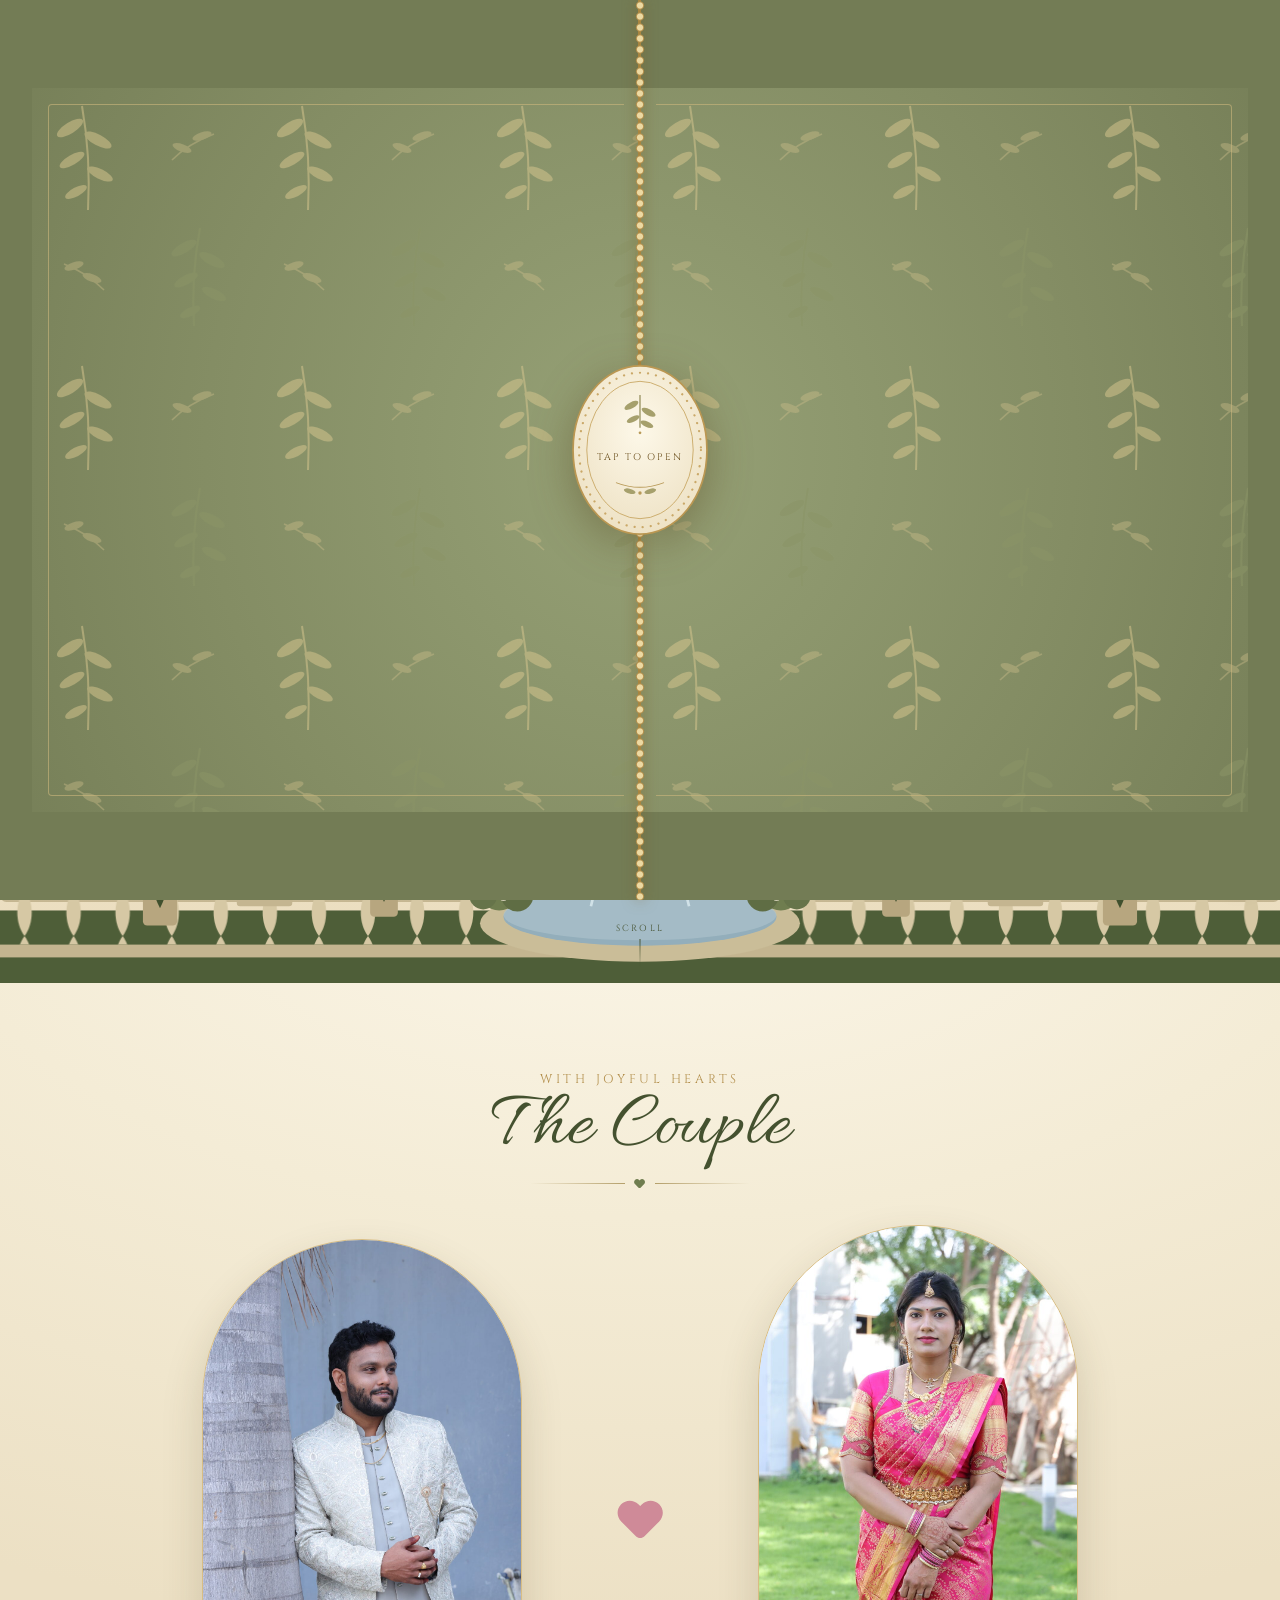
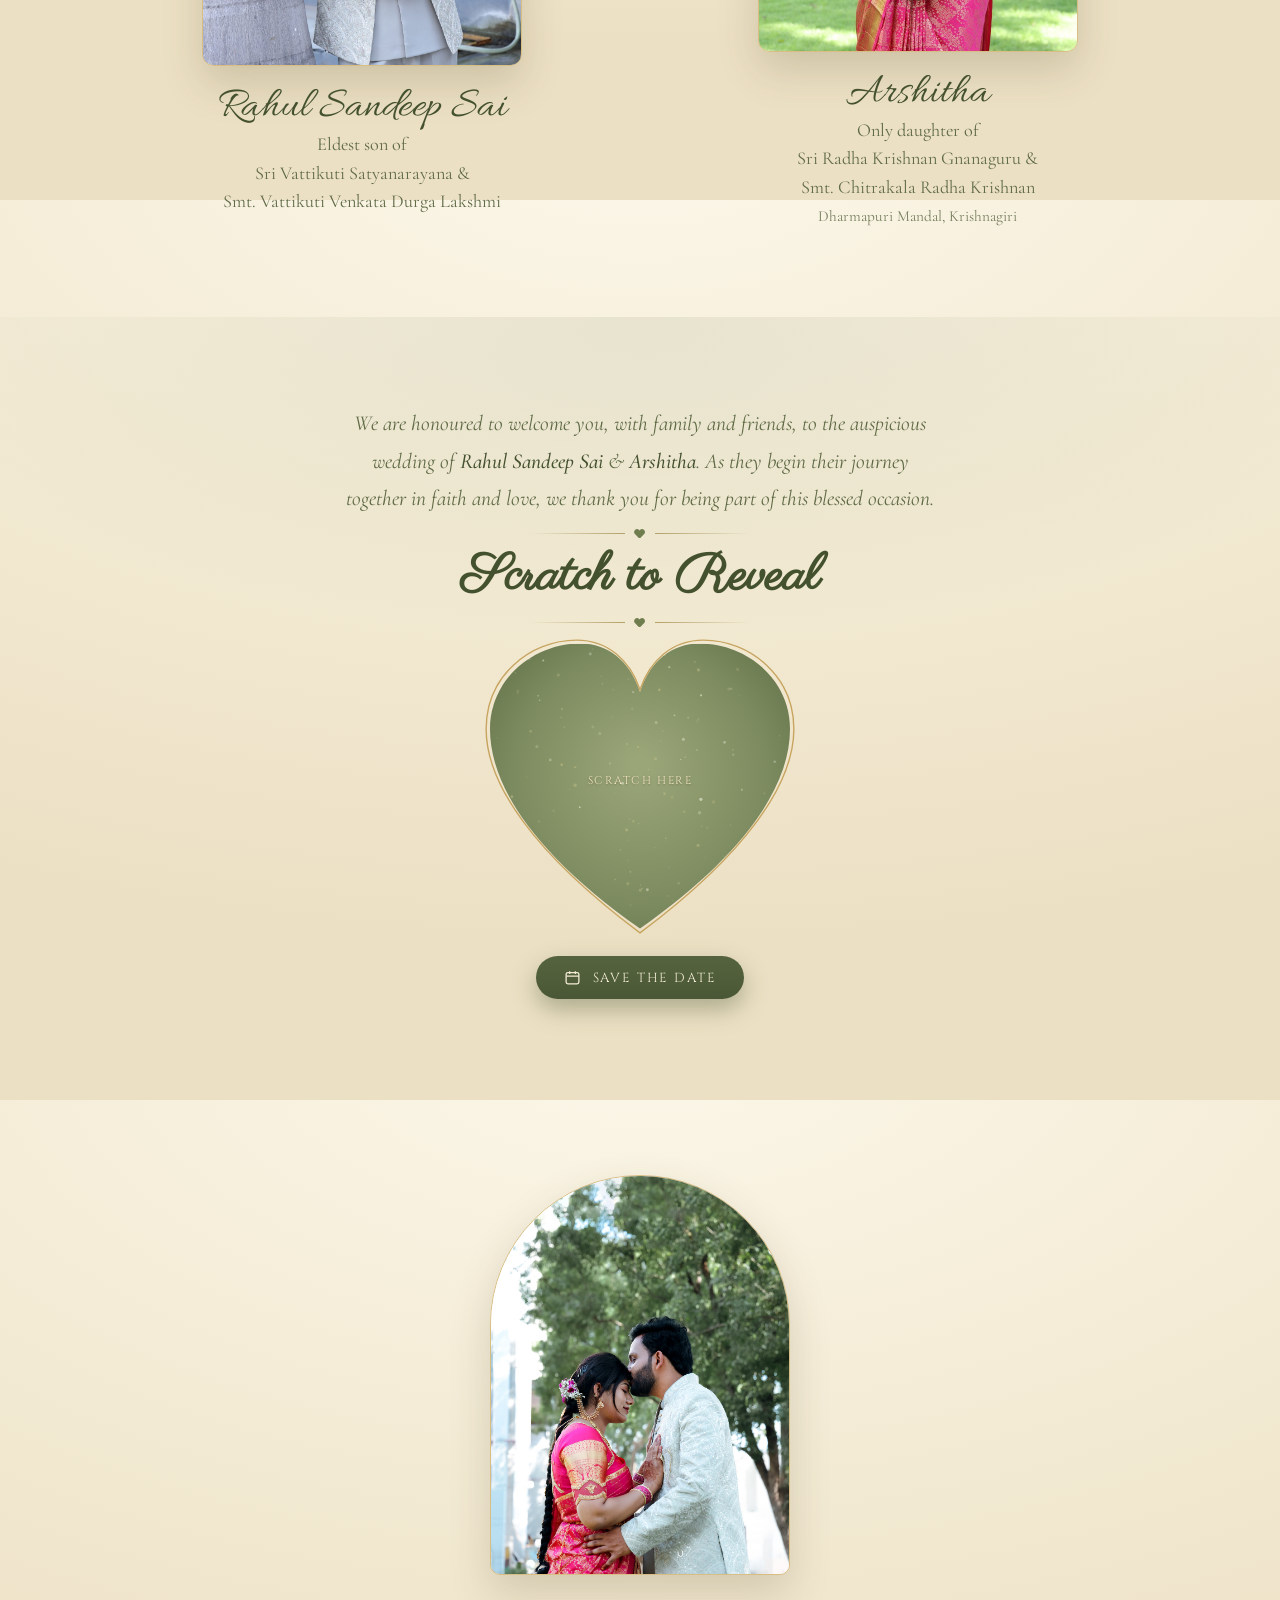
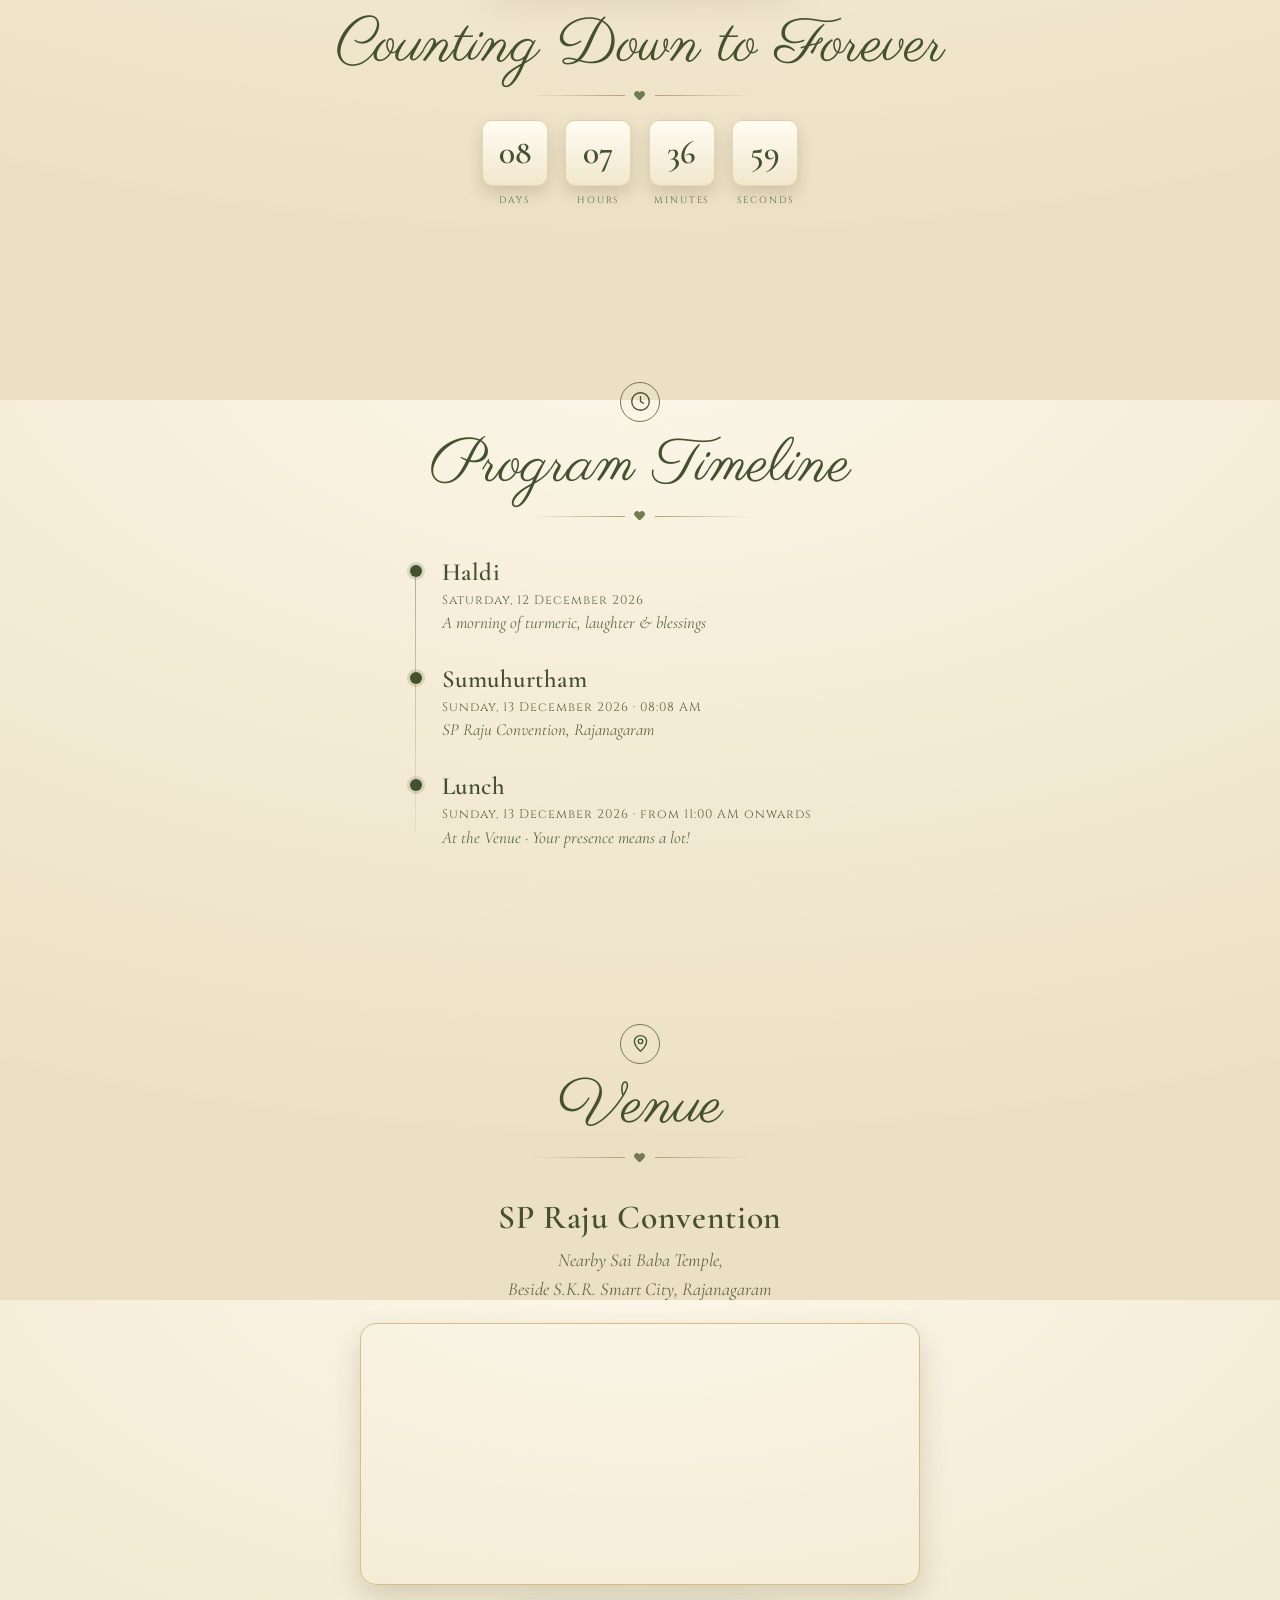
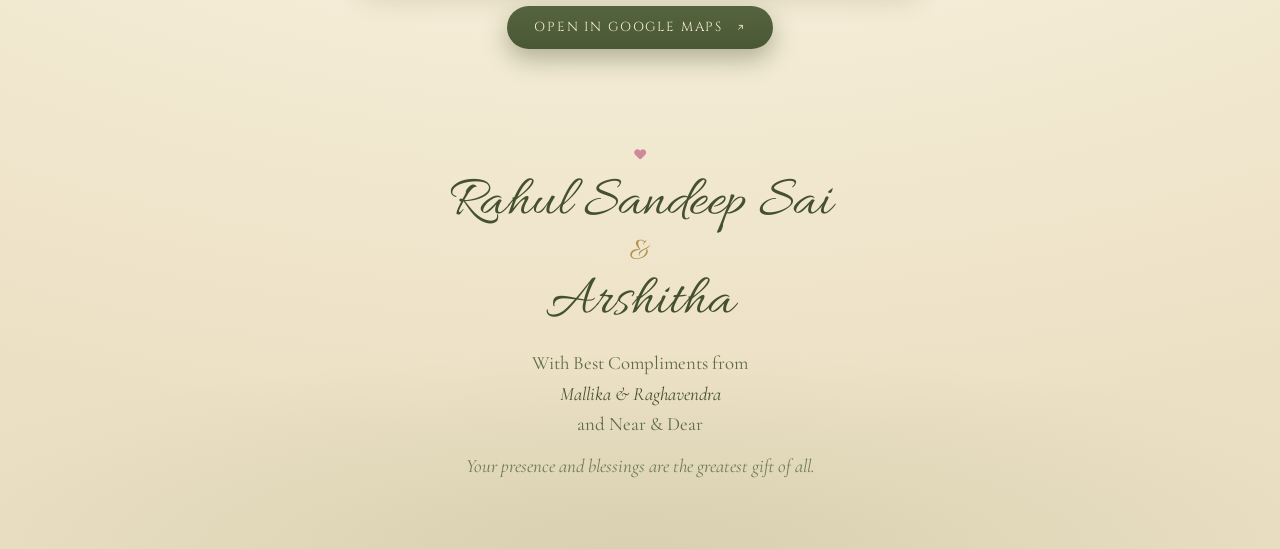
<file: index.html>
<!DOCTYPE html>
<html lang="en">
<head>
<meta charset="UTF-8" />
<meta name="viewport" content="width=device-width, initial-scale=1.0, maximum-scale=5.0" />
<title>Rahul Sandeep Sai &amp; Arshitha — Wedding Invitation</title>
<meta name="description" content="With love and blessings, we invite you to the wedding of Rahul Sandeep Sai & Arshitha — 13 December 2026, Rajanagaram." />
<link rel="preconnect" href="https://fonts.googleapis.com" />
<link rel="preconnect" href="https://fonts.gstatic.com" crossorigin />
<link href="https://fonts.googleapis.com/css2?family=Allura&family=Cormorant+Garamond:ital,wght@0,400;0,500;0,600;1,400;1,500&family=Parisienne&family=Cinzel:wght@400;500;600&display=swap" rel="stylesheet" />
<link rel="stylesheet" href="styles.css" />
</head>
<body class="locked">

<div class="petals" id="petals" aria-hidden="true"></div>

<!-- Background music (starts when the invitation is opened) -->
<audio id="bgAudio" loop preload="auto" src="audio/music.mp3"></audio>
<button class="music-btn" id="musicBtn" aria-label="Play music" title="Play / pause music">
  <span class="music-icon"><span></span><span></span><span></span><span></span></span>
</button>

<!-- reusable SVG icons + heart clip for the scratch card -->
<svg width="0" height="0" style="position:absolute" aria-hidden="true">
  <defs>
    <clipPath id="heartClip" clipPathUnits="objectBoundingBox">
      <path d="M0.5,1 C0.15,0.74 0,0.5 0,0.3 C0,0.12 0.15,0 0.3,0 C0.4,0 0.47,0.07 0.5,0.17 C0.53,0.07 0.6,0 0.7,0 C0.85,0 1,0.12 1,0.3 C1,0.5 0.85,0.74 0.5,1 Z"/>
    </clipPath>
    <symbol id="ico-heart" viewBox="0 0 24 24">
      <path fill="currentColor" d="M12 20.3c-.7 0-1.4-.3-1.9-.8L3.6 13C1.5 10.9 1.5 7.5 3.6 5.4 5.7 3.3 9.1 3.3 11.2 5.4l.8.8.8-.8c2.1-2.1 5.5-2.1 7.6 0 2.1 2.1 2.1 5.5 0 7.6l-6.5 6.5c-.5.5-1.2.8-1.9.8Z"/>
    </symbol>
    <symbol id="ico-arrow" viewBox="0 0 24 24">
      <path fill="none" stroke="currentColor" stroke-width="2" stroke-linecap="round" stroke-linejoin="round" d="M8 16 16 8M9.5 7.5H16.5V14.5"/>
    </symbol>
  </defs>
</svg>

<!-- ============ GATEFOLD COVER (sage-green, gold botanicals) ============ -->
<section class="gate" id="gate" role="button" tabindex="0" aria-label="Tap to open the invitation">
  <div class="gate-panel gate-left">
    <div class="seal-half half-l"><div class="seal-inner">
      <svg viewBox="0 0 200 240" class="seal-svg" aria-hidden="true">
        <defs>
          <radialGradient id="sealFillL" cx="50%" cy="38%" r="70%">
            <stop offset="0" stop-color="#fdf8e9"/><stop offset="1" stop-color="#ecdfc0"/>
          </radialGradient>
        </defs>
        <ellipse cx="100" cy="120" rx="78" ry="98" fill="url(#sealFillL)" stroke="#bb9752" stroke-width="2"/>
        <ellipse cx="100" cy="120" rx="71" ry="90" fill="none" stroke="#caa868" stroke-width="2.6"
                 stroke-dasharray="0.1 9.4" stroke-linecap="round"/>
        <ellipse cx="100" cy="120" rx="62" ry="80" fill="none" stroke="#c7a561" stroke-width="1"/>
        <!-- sprig above -->
        <g>
          <path d="M100 56 C100 70 100 82 100 94" stroke="#96905e" stroke-width="1.5" fill="none"/>
          <ellipse cx="90" cy="68" rx="9" ry="3.6" fill="#a6a06c" transform="rotate(-28 90 68)"/>
          <ellipse cx="110" cy="76" rx="9" ry="3.6" fill="#a6a06c" transform="rotate(28 110 76)"/>
          <ellipse cx="92" cy="84" rx="8" ry="3.2" fill="#a6a06c" transform="rotate(-26 92 84)"/>
          <ellipse cx="108" cy="90" rx="8" ry="3.2" fill="#a6a06c" transform="rotate(24 108 90)"/>
        </g>
        <!-- flourish below -->
        <g>
          <path d="M72 158 Q100 169 128 158" stroke="#b99a58" stroke-width="1.2" fill="none"/>
          <ellipse cx="88" cy="168" rx="7" ry="2.8" fill="#a6a06c" transform="rotate(16 88 168)"/>
          <ellipse cx="112" cy="168" rx="7" ry="2.8" fill="#a6a06c" transform="rotate(-16 112 168)"/>
          <circle cx="100" cy="170" r="2" fill="#b99a58"/>
        </g>
        <circle cx="100" cy="100" r="1.6" fill="#b99a58"/>
      </svg>
      <div class="seal-text"><span class="seal-tap">Tap&nbsp;to&nbsp;Open</span></div>
    </div></div>
  </div>
  <div class="gate-panel gate-right">
    <div class="seal-half half-r"><div class="seal-inner">
      <svg viewBox="0 0 200 240" class="seal-svg" aria-hidden="true">
        <defs>
          <radialGradient id="sealFillR" cx="50%" cy="38%" r="70%">
            <stop offset="0" stop-color="#fdf8e9"/><stop offset="1" stop-color="#ecdfc0"/>
          </radialGradient>
        </defs>
        <ellipse cx="100" cy="120" rx="78" ry="98" fill="url(#sealFillR)" stroke="#bb9752" stroke-width="2"/>
        <ellipse cx="100" cy="120" rx="71" ry="90" fill="none" stroke="#caa868" stroke-width="2.6"
                 stroke-dasharray="0.1 9.4" stroke-linecap="round"/>
        <ellipse cx="100" cy="120" rx="62" ry="80" fill="none" stroke="#c7a561" stroke-width="1"/>
        <g>
          <path d="M100 56 C100 70 100 82 100 94" stroke="#96905e" stroke-width="1.5" fill="none"/>
          <ellipse cx="90" cy="68" rx="9" ry="3.6" fill="#a6a06c" transform="rotate(-28 90 68)"/>
          <ellipse cx="110" cy="76" rx="9" ry="3.6" fill="#a6a06c" transform="rotate(28 110 76)"/>
          <ellipse cx="92" cy="84" rx="8" ry="3.2" fill="#a6a06c" transform="rotate(-26 92 84)"/>
          <ellipse cx="108" cy="90" rx="8" ry="3.2" fill="#a6a06c" transform="rotate(24 108 90)"/>
        </g>
        <g>
          <path d="M72 158 Q100 169 128 158" stroke="#b99a58" stroke-width="1.2" fill="none"/>
          <ellipse cx="88" cy="168" rx="7" ry="2.8" fill="#a6a06c" transform="rotate(16 88 168)"/>
          <ellipse cx="112" cy="168" rx="7" ry="2.8" fill="#a6a06c" transform="rotate(-16 112 168)"/>
          <circle cx="100" cy="170" r="2" fill="#b99a58"/>
        </g>
        <circle cx="100" cy="100" r="1.6" fill="#b99a58"/>
      </svg>
      <div class="seal-text"><span class="seal-tap">Tap&nbsp;to&nbsp;Open</span></div>
    </div></div>
  </div>
  <div class="gate-seam" aria-hidden="true"></div>
</section>

<!-- Pleated cream curtains that part after the gate opens -->
<div class="curtains" id="curtains" aria-hidden="true">
  <div class="curtain curtain-l"></div>
  <div class="curtain curtain-r"></div>
</div>

<!-- ============ MAIN CONTENT ============ -->
<main id="main" class="main">

  <!-- HERO INVITATION : curtain swag + columns + garden fountain -->
  <section class="hero" id="home">
    <!-- top drapery valance : two deep swags + pearl scallop strings -->
    <div class="swag" aria-hidden="true">
      <svg viewBox="0 0 1200 230" preserveAspectRatio="none" class="swag-svg">
        <defs>
          <linearGradient id="fab" x1="0" x2="0" y1="0" y2="1">
            <stop offset="0" stop-color="#f3e8cd"/><stop offset=".5" stop-color="#e4d2a8"/><stop offset="1" stop-color="#cdb582"/>
          </linearGradient>
          <linearGradient id="fab2" x1="0" x2="0" y1="0" y2="1">
            <stop offset="0" stop-color="#eee1c2"/><stop offset="1" stop-color="#d0ba8c"/>
          </linearGradient>
        </defs>
        <rect x="0" y="0" width="1200" height="10" fill="#cdb886"/>
        <!-- two deep swags meeting at centre top -->
        <path d="M0 150 C180 215 420 190 600 36 C780 190 1020 215 1200 150 L1200 0 L0 0 Z" fill="url(#fab)"/>
        <!-- fold shadows radiating along each swag -->
        <g stroke="#bfa26e" stroke-width="2.6" opacity=".6" fill="none">
          <path d="M600 36 C470 160 300 196 120 166"/>
          <path d="M600 36 C500 140 360 180 200 172"/>
          <path d="M600 36 C540 120 450 162 330 176"/>
          <path d="M600 36 C730 160 900 196 1080 166"/>
          <path d="M600 36 C700 140 840 180 1000 172"/>
          <path d="M600 36 C660 120 750 162 870 176"/>
        </g>
        <!-- pearl scallop strings following the swags -->
        <path d="M2 158 C180 223 420 198 598 44" fill="none" stroke="#f8f1dd" stroke-width="7"
              stroke-linecap="round" stroke-dasharray="0.1 13"/>
        <path d="M602 44 C780 198 1020 223 1198 158" fill="none" stroke="#f8f1dd" stroke-width="7"
              stroke-linecap="round" stroke-dasharray="0.1 13"/>
        <!-- centre knot + hanging pearl drop -->
        <ellipse cx="600" cy="34" rx="26" ry="16" fill="url(#fab2)"/>
        <path d="M600 48 L600 118" stroke="#f8f1dd" stroke-width="6" stroke-linecap="round" stroke-dasharray="0.1 11"/>
        <circle cx="600" cy="128" r="5.5" fill="#f3e8cd" stroke="#cbb589"/>
        <!-- corner rosettes -->
        <ellipse cx="14" cy="146" rx="20" ry="14" fill="url(#fab2)"/>
        <ellipse cx="1186" cy="146" rx="20" ry="14" fill="url(#fab2)"/>
      </svg>
    </div>

    <!-- pleated curtain tails down the sides -->
    <div class="tail tail-l" aria-hidden="true"></div>
    <div class="tail tail-r" aria-hidden="true"></div>

    <div class="hero-content reveal">
      <p class="blessings">Srirasthu &nbsp;•&nbsp; Subhamasthu &nbsp;•&nbsp; Avighnamasthu</p>
      <p class="divine">With the Divine Blessings of<br/><em>Sri Dasari Ramudu &amp; Smt. Annapurna</em></p>
      <span class="mini-heart"><svg class="ico-heart"><use href="#ico-heart"/></svg></span>
      <p class="getting">We're getting married</p>
      <div class="hdiv" aria-hidden="true"><i></i><svg class="ico-heart"><use href="#ico-heart"/></svg><i></i></div>

      <h1 class="names">
        <span class="name">Rahul Sandeep Sai</span>
        <span class="person-sub">Eldest son of Sri Vattikuti Satyanarayana &amp; Smt. Vattikuti Venkata Durga Lakshmi</span>
        <span class="amp">&amp;</span>
        <span class="name">Arshitha</span>
        <span class="person-sub">Only daughter of Sri Radha Krishnan Gnanaguru &amp; Smt. Chitrakala Radha Krishnan<br/>Dharmapuri Mandal, Krishnagiri</span>
      </h1>
    </div>

    <!-- garden fountain courtyard -->
    <div class="garden" aria-hidden="true">
      <svg viewBox="0 0 1200 440" preserveAspectRatio="xMidYMax slice" class="garden-svg">
        <defs>
          <linearGradient id="cyp" x1="0" x2="0" y1="0" y2="1"><stop offset="0" stop-color="#5f7245"/><stop offset="1" stop-color="#3f4f2d"/></linearGradient>
          <linearGradient id="stone" x1="0" x2="0" y1="0" y2="1"><stop offset="0" stop-color="#ddd0ad"/><stop offset="1" stop-color="#c4b590"/></linearGradient>
          <pattern id="balus" width="46" height="44" patternUnits="userSpaceOnUse">
            <path d="M23 0 C14 12 14 32 23 44 C32 32 32 12 23 0 Z" fill="#d6c8a4"/>
          </pattern>
        </defs>
        <!-- back hedge -->
        <rect x="0" y="372" width="1200" height="68" fill="#4e5e38"/>
        <!-- balustrade -->
        <rect x="0" y="352" width="1200" height="12" rx="6" fill="url(#stone)"/>
        <rect x="0" y="360" width="1200" height="44" fill="url(#balus)"/>
        <rect x="0" y="404" width="1200" height="12" fill="#c4b590"/>

        <!-- cypress topiaries -->
        <g>
          <g transform="translate(150,150)"><rect x="-16" y="206" width="32" height="30" rx="4" fill="#b7a67f"/><path d="M0 0 C-30 70 -24 170 0 220 C24 170 30 70 0 0 Z" fill="url(#cyp)"/></g>
          <g transform="translate(360,180)"><rect x="-13" y="172" width="26" height="26" rx="4" fill="#b7a67f"/><path d="M0 0 C-24 56 -20 140 0 184 C20 140 24 56 0 0 Z" fill="url(#cyp)"/></g>
          <g transform="translate(840,180)"><rect x="-13" y="172" width="26" height="26" rx="4" fill="#b7a67f"/><path d="M0 0 C-24 56 -20 140 0 184 C20 140 24 56 0 0 Z" fill="url(#cyp)"/></g>
          <g transform="translate(1050,150)"><rect x="-16" y="206" width="32" height="30" rx="4" fill="#b7a67f"/><path d="M0 0 C-30 70 -24 170 0 220 C24 170 30 70 0 0 Z" fill="url(#cyp)"/></g>
        </g>

        <!-- central tiered fountain -->
        <g transform="translate(600,208)">
          <ellipse cx="0" cy="176" rx="150" ry="36" fill="#cabd98"/>
          <ellipse cx="0" cy="170" rx="128" ry="27" fill="#93aebb"/>
          <ellipse cx="0" cy="168" rx="128" ry="24" fill="#aec4cc" opacity=".65"/>
          <path d="M-26 92 L26 92 L20 150 L-20 150 Z" fill="url(#stone)"/>
          <ellipse cx="0" cy="92" rx="74" ry="17" fill="#cabd98"/>
          <ellipse cx="0" cy="88" rx="60" ry="11" fill="#93aebb"/>
          <rect x="-9" y="40" width="18" height="52" fill="url(#stone)"/>
          <ellipse cx="0" cy="40" rx="30" ry="9" fill="#cabd98"/>
          <ellipse cx="0" cy="18" rx="12" ry="7" fill="#cabd98"/>
          <g stroke="#dcebf0" stroke-width="2.5" opacity=".8" fill="none" class="water">
            <path d="M0 22 C-14 40 -20 60 -22 84"/><path d="M0 22 C14 40 20 60 22 84"/>
            <path d="M0 96 C-26 110 -40 130 -46 160"/><path d="M0 96 C26 110 40 130 46 160"/>
          </g>
        </g>

        <!-- stone urns on pedestals with flowering bushes -->
        <g class="urns">
          <g transform="translate(248,252)">
            <rect x="-20" y="64" width="40" height="46" fill="url(#stone)"/>
            <rect x="-26" y="58" width="52" height="8" rx="3" fill="#d6c8a4"/>
            <rect x="-26" y="108" width="52" height="8" rx="3" fill="#c4b590"/>
            <path d="M-20 24 Q-16 52 -7 58 L7 58 Q16 52 20 24 Z" fill="#cabd98"/>
            <ellipse cx="0" cy="24" rx="22" ry="6" fill="#d6c8a4"/>
            <circle cx="-10" cy="6" r="14" fill="#5f6d44"/><circle cx="10" cy="8" r="13" fill="#6f7d4f"/><circle cx="0" cy="-4" r="13" fill="#66744a"/>
            <circle cx="-12" cy="-2" r="6" fill="#e9b7c0"/><circle cx="8" cy="-8" r="6.5" fill="#f1dfc8"/><circle cx="2" cy="8" r="5.5" fill="#d79aa6"/><circle cx="14" cy="2" r="5" fill="#e9b7c0"/>
          </g>
          <g transform="translate(952,252)">
            <rect x="-20" y="64" width="40" height="46" fill="url(#stone)"/>
            <rect x="-26" y="58" width="52" height="8" rx="3" fill="#d6c8a4"/>
            <rect x="-26" y="108" width="52" height="8" rx="3" fill="#c4b590"/>
            <path d="M-20 24 Q-16 52 -7 58 L7 58 Q16 52 20 24 Z" fill="#cabd98"/>
            <ellipse cx="0" cy="24" rx="22" ry="6" fill="#d6c8a4"/>
            <circle cx="10" cy="6" r="14" fill="#5f6d44"/><circle cx="-10" cy="8" r="13" fill="#6f7d4f"/><circle cx="0" cy="-4" r="13" fill="#66744a"/>
            <circle cx="12" cy="-2" r="6" fill="#e9b7c0"/><circle cx="-8" cy="-8" r="6.5" fill="#f1dfc8"/><circle cx="-2" cy="8" r="5.5" fill="#d79aa6"/><circle cx="-14" cy="2" r="5" fill="#e9b7c0"/>
          </g>
        </g>

        <!-- rose bushes -->
        <g class="roses">
          <g transform="translate(300,334)">
            <circle cx="0" cy="0" r="24" fill="#6f7d4f"/><circle cx="-20" cy="7" r="19" fill="#5f6d44"/><circle cx="18" cy="5" r="17" fill="#66744a"/><circle cx="-34" cy="12" r="12" fill="#55613c"/><circle cx="32" cy="12" r="12" fill="#5f6d44"/>
            <circle cx="-6" cy="-12" r="9" fill="#e8aab6"/><circle cx="6" cy="-4" r="7.5" fill="#f1dfc8"/><circle cx="-18" cy="0" r="7" fill="#cf8a98"/><circle cx="16" cy="-12" r="6" fill="#f6ecd9"/><circle cx="-28" cy="8" r="6" fill="#e8aab6"/><circle cx="26" cy="4" r="6.5" fill="#d79aa6"/><circle cx="0" cy="4" r="5.5" fill="#f1dfc8"/>
          </g>
          <g transform="translate(468,352)">
            <circle cx="0" cy="0" r="20" fill="#6f7d4f"/><circle cx="17" cy="6" r="15" fill="#5f6d44"/><circle cx="-15" cy="6" r="13" fill="#66744a"/>
            <circle cx="-4" cy="-8" r="8" fill="#f1dfc8"/><circle cx="10" cy="-2" r="7" fill="#e8aab6"/><circle cx="-14" cy="2" r="6" fill="#d79aa6"/><circle cx="4" cy="6" r="5" fill="#f6ecd9"/>
          </g>
          <g transform="translate(732,352)">
            <circle cx="0" cy="0" r="20" fill="#6f7d4f"/><circle cx="-17" cy="6" r="15" fill="#5f6d44"/><circle cx="15" cy="6" r="13" fill="#66744a"/>
            <circle cx="4" cy="-8" r="8" fill="#f1dfc8"/><circle cx="-10" cy="-2" r="7" fill="#e8aab6"/><circle cx="14" cy="2" r="6" fill="#d79aa6"/><circle cx="-4" cy="6" r="5" fill="#f6ecd9"/>
          </g>
          <g transform="translate(900,334)">
            <circle cx="0" cy="0" r="24" fill="#6f7d4f"/><circle cx="20" cy="7" r="19" fill="#5f6d44"/><circle cx="-18" cy="5" r="17" fill="#66744a"/><circle cx="34" cy="12" r="12" fill="#55613c"/><circle cx="-32" cy="12" r="12" fill="#5f6d44"/>
            <circle cx="6" cy="-12" r="9" fill="#e8aab6"/><circle cx="-6" cy="-4" r="7.5" fill="#f1dfc8"/><circle cx="18" cy="0" r="7" fill="#cf8a98"/><circle cx="-16" cy="-12" r="6" fill="#f6ecd9"/><circle cx="28" cy="8" r="6" fill="#e8aab6"/><circle cx="-26" cy="4" r="6.5" fill="#d79aa6"/><circle cx="0" cy="4" r="5.5" fill="#f1dfc8"/>
          </g>
        </g>
      </svg>
    </div>

    <div class="scroll-cue" aria-hidden="true"><span>Scroll</span><i></i></div>
  </section>

  <!-- COUPLE -->
  <section class="couple" id="couple">
    <div class="sec-head reveal">
      <p class="eyebrow">With joyful hearts</p>
      <h2 class="sec-title">The Couple</h2>
      <div class="hdiv" aria-hidden="true"><i></i><svg class="ico-heart"><use href="#ico-heart"/></svg><i></i></div>
    </div>
    <div class="couple-grid">
      <figure class="person reveal">
        <div class="person-photo"><img src="images/groom.jpg" alt="Rahul Sandeep Sai, the groom" loading="lazy" /></div>
        <figcaption>
          <h3 class="person-name">Rahul Sandeep Sai</h3>
          <p class="person-parents">Eldest son of<br/>Sri Vattikuti Satyanarayana &amp;<br/>Smt. Vattikuti Venkata Durga Lakshmi</p>
        </figcaption>
      </figure>
      <div class="couple-amp reveal"><svg class="ico-heart"><use href="#ico-heart"/></svg></div>
      <figure class="person reveal">
        <div class="person-photo"><img src="images/bride.jpg" alt="Arshitha, the bride" loading="lazy" /></div>
        <figcaption>
          <h3 class="person-name">Arshitha</h3>
          <p class="person-parents">Only daughter of<br/>Sri Radha Krishnan Gnanaguru &amp;<br/>Smt. Chitrakala Radha Krishnan<br/><small>Dharmapuri Mandal, Krishnagiri</small></p>
        </figcaption>
      </figure>
    </div>
  </section>

  <!-- SCRATCH TO REVEAL (heart) -->
  <section class="scratch-sec" id="scratch">
    <div class="scratch-wrap reveal">
      <p class="welcome-note">We are honoured to welcome you, with family and friends,
        to the auspicious wedding of <em>Rahul Sandeep Sai</em> &amp; <em>Arshitha</em>.
        As they begin their journey together in faith and love,
        we thank you for being part of this blessed occasion.</p>
      <div class="hdiv" aria-hidden="true"><i></i><svg class="ico-heart"><use href="#ico-heart"/></svg><i></i></div>
      <h2 class="scratch-title">Scratch to Reveal</h2>
      <div class="hdiv" aria-hidden="true"><i></i><svg class="ico-heart"><use href="#ico-heart"/></svg><i></i></div>
      <div class="heart-frame">
        <div class="heart-scratch" id="scratchCard">
          <div class="scratch-reveal">
            <span class="sr-script">You're Invited!</span>
            <span class="sr-date">13 December 2026</span>
            <span class="sr-day">Sunday</span>
            <span class="sr-muhurtham">Muhurtham · 08:08 AM</span>
          </div>
          <canvas id="scratchCanvas"></canvas>
          <span class="scratch-hint" id="scratchHint">scratch here</span>
        </div>
        <svg class="heart-outline" viewBox="0 0 100 95" preserveAspectRatio="none" aria-hidden="true">
          <path d="M50,94 C16,68.6 1,46.5 1,29.2 C1,12.6 14.8,1 29.8,1 C39.8,1 46.9,7.5 50,16.8 C53.1,7.5 60.2,1 70.2,1 C85.2,1 99,12.6 99,29.2 C99,46.5 84,68.6 50,94 Z"
                fill="none" stroke="#c7a561" stroke-width="1.4" vector-effect="non-scaling-stroke"/>
        </svg>
      </div>
      <a class="pill-btn" id="saveBtn"
         href="https://calendar.google.com/calendar/render?action=TEMPLATE&text=Rahul+Sandeep+Sai+%26+Arshitha+Wedding&dates=20261213T030800Z/20261213T073000Z&location=SP+Raju+Convention,+Rajanagaram&details=Muhurtham+at+08:08+AM"
         target="_blank" rel="noopener"><svg class="pill-ico" viewBox="0 0 24 24" aria-hidden="true"><rect x="3" y="5" width="18" height="16" rx="2.5" fill="none" stroke="currentColor" stroke-width="1.8"/><path d="M3 10 H21 M8 3 V7 M16 3 V7" stroke="currentColor" stroke-width="1.8" fill="none"/></svg>&nbsp;Save the Date</a>
    </div>
  </section>

  <!-- COUNTDOWN -->
  <section class="countdown-sec" id="countdown">
    <div class="count-frame reveal">
      <img src="images/couple-1.jpg" alt="The couple" loading="lazy" />
    </div>
    <div class="count-body reveal">
      <h2 class="sec-title script-head count-title">Counting Down to Forever</h2>
      <div class="hdiv" aria-hidden="true"><i></i><svg class="ico-heart"><use href="#ico-heart"/></svg><i></i></div>
      <div class="count-grid" id="countGrid">
        <div class="count-cell"><span class="cbox"><span class="cnum" id="cd-days">00</span></span><span class="clab">Days</span></div>
        <div class="count-cell"><span class="cbox"><span class="cnum" id="cd-hours">00</span></span><span class="clab">Hours</span></div>
        <div class="count-cell"><span class="cbox"><span class="cnum" id="cd-mins">00</span></span><span class="clab">Minutes</span></div>
        <div class="count-cell"><span class="cbox"><span class="cnum" id="cd-secs">00</span></span><span class="clab">Seconds</span></div>
      </div>
    </div>
  </section>

  <!-- PROGRAM TIMELINE -->
  <section class="events" id="events">
    <div class="sec-head reveal">
      <span class="sec-icon" aria-hidden="true"><svg viewBox="0 0 24 24"><circle cx="12" cy="12" r="10" fill="none" stroke="currentColor" stroke-width="1.5"/><path d="M12 6.5 V12 L15.5 14" fill="none" stroke="currentColor" stroke-width="1.5" stroke-linecap="round"/></svg></span>
      <h2 class="sec-title script-head">Program Timeline</h2>
      <div class="hdiv" aria-hidden="true"><i></i><svg class="ico-heart"><use href="#ico-heart"/></svg><i></i></div>
    </div>
    <div class="timeline">
      <div class="event-item reveal">
        <div class="event-dot"></div>
        <div class="event-card">
          <h3>Haldi</h3>
          <p class="event-time">Saturday, 12 December 2026</p>
          <p class="event-where">A morning of turmeric, laughter &amp; blessings</p>
        </div>
      </div>
      <div class="event-item reveal">
        <div class="event-dot"></div>
        <div class="event-card">
          <h3>Sumuhurtham</h3>
          <p class="event-time">Sunday, 13 December 2026 · 08:08 AM</p>
          <p class="event-where">SP Raju Convention, Rajanagaram</p>
        </div>
      </div>
      <div class="event-item reveal">
        <div class="event-dot"></div>
        <div class="event-card">
          <h3>Lunch</h3>
          <p class="event-time">Sunday, 13 December 2026 · from 11:00 AM onwards</p>
          <p class="event-where">At the Venue · Your presence means a lot!</p>
        </div>
      </div>
    </div>
  </section>

  <!-- VENUE -->
  <section class="venue" id="venue">
    <div class="sec-head reveal">
      <span class="sec-icon" aria-hidden="true"><svg viewBox="0 0 24 24"><path d="M12 21 C12 21 5 14.6 5 9.5 C5 5.9 8.1 3 12 3 C15.9 3 19 5.9 19 9.5 C19 14.6 12 21 12 21 Z" fill="none" stroke="currentColor" stroke-width="1.5"/><circle cx="12" cy="9.5" r="2.6" fill="none" stroke="currentColor" stroke-width="1.5"/></svg></span>
      <h2 class="sec-title script-head">Venue</h2>
      <div class="hdiv" aria-hidden="true"><i></i><svg class="ico-heart"><use href="#ico-heart"/></svg><i></i></div>
    </div>
    <div class="venue-card reveal">
      <h3>SP Raju Convention</h3>
      <p>Nearby Sai Baba Temple,<br/>Beside S.K.R. Smart City, Rajanagaram</p>
      <div class="map-embed">
        <iframe
          title="Venue map"
          loading="lazy"
          referrerpolicy="no-referrer-when-downgrade"
          src="https://www.google.com/maps?q=SP%20Raju%20Convention%20Rajanagaram&output=embed"></iframe>
      </div>
      <a class="pill-btn" id="mapBtn" href="https://www.google.com/maps/search/?api=1&query=SP+Raju+Convention+Rajanagaram" target="_blank" rel="noopener">Open in Google Maps&nbsp;<svg class="ico-arrow"><use href="#ico-arrow"/></svg></a>
    </div>
  </section>

  <!-- FOOTER -->
  <footer class="footer">
    <div class="reveal">
      <div class="heart-sep"><svg class="ico-heart"><use href="#ico-heart"/></svg></div>
      <p class="foot-names">Rahul Sandeep Sai <span>&amp;</span> Arshitha</p>
      <p class="foot-compliments">With Best Compliments from<br/><em>Mallika &amp; Raghavendra</em><br/>and Near &amp; Dear</p>
      <p class="foot-thanks">Your presence and blessings are the greatest gift of all.</p>
    </div>
  </footer>
</main>

<script src="script.js"></script>
</body>
</html>
</file>
<file: styles.css>
:root{
  --cream:#f4ecd6;
  --cream-2:#faf4e4;
  --paper:#efe4ca;
  --ink:#44512f;
  --ink-soft:#5f6a45;
  --green:#6f7d4f;
  --green-deep:#44512f;
  --green-btn:#4a5736;
  --gold:#b38f4c;
  --gold-lite:#d8bd84;
  --gold-deep:#8c6a2b;
  --rose:#cf8a98;
  --rose-deep:#b6657a;
  --cover-green:#848d64;
  --cover-green-2:#737c55;
  --shadow:rgba(70,60,25,.18);
  --serif:'Cormorant Garamond',Georgia,serif;
  --name:'Allura',cursive;
  --head:'Parisienne',cursive;
  --caps:'Cinzel',serif;
}
*{box-sizing:border-box;margin:0;padding:0}
html{scroll-behavior:smooth}
body{
  font-family:var(--serif);color:var(--ink);
  background:radial-gradient(120% 90% at 50% -8%, #fcf7ea 0%, var(--cream) 48%, #ece0c4 100%);
  overflow-x:hidden;-webkit-font-smoothing:antialiased;
}
body.locked{overflow:hidden;height:100vh}
img{display:block;max-width:100%}
em{font-style:italic}

.eyebrow{font-family:var(--caps);letter-spacing:.3em;text-transform:uppercase;font-size:.78rem;color:var(--gold)}
.dot-sep{display:block;color:var(--gold);font-size:1rem;margin:.5rem 0}
.heart-sep{color:var(--rose);font-size:.9rem;margin:.6rem 0}
/* line ♥ line divider (as in the reel) */
.hdiv{display:flex;align-items:center;justify-content:center;gap:.55rem;margin:.55rem auto;width:min(220px,60%)}
.hdiv i{flex:1;height:1px;background:linear-gradient(90deg,transparent,#b5a06b)}
.hdiv i:last-child{background:linear-gradient(90deg,#b5a06b,transparent)}
.hdiv span{color:var(--green-deep);font-size:.72rem;line-height:1}
.sec-head{text-align:center;margin-bottom:2.2rem}
.sec-title{font-family:var(--name);font-weight:400;font-size:clamp(3.2rem,9vw,5rem);line-height:1;color:var(--green-deep)}
.sec-title.script-head{font-family:var(--head);font-size:clamp(2.5rem,8vw,3.8rem);line-height:1.15}
.sec-icon{display:inline-flex;align-items:center;justify-content:center;width:40px;height:40px;border-radius:50%;
  border:1.4px solid var(--green);color:var(--green-deep);margin-bottom:.55rem}
.sec-icon svg{width:21px;height:21px}

/* petals */
.petals{position:fixed;inset:0;pointer-events:none;z-index:40;overflow:hidden}
.petal{position:absolute;top:-6vh;width:12px;height:12px;opacity:.7;
  background:radial-gradient(circle at 30% 30%,#ffd9e4,var(--rose) 70%);
  border-radius:80% 0 55% 50%/55% 0 80% 50%;animation:fall linear forwards}
.petal.gold{background:radial-gradient(circle at 30% 30%,#ffe9bd,var(--gold-lite) 72%)}
.petal.white{background:radial-gradient(circle at 30% 30%,#fff,#e9ddc2 75%)}
@keyframes fall{0%{transform:translateY(0) translateX(0) rotate(0);opacity:0}10%{opacity:.8}
  100%{transform:translateY(112vh) translateX(var(--drift,40px)) rotate(540deg);opacity:.2}}

/* ======================= GATEFOLD ======================= */
.gate{position:fixed;inset:0;z-index:60;display:flex;background:var(--cover-green-2)}
.gate-panel{
  position:relative;width:50%;height:100%;
  background-color:var(--cover-green);
  background-image:
    url("data:image/svg+xml,%3Csvg xmlns='http://www.w3.org/2000/svg' width='220' height='260' viewBox='0 0 220 260'%3E%3Cg fill='%23d9c78f' opacity='.5'%3E%3Cpath d='M50 18 C56 52 58 86 56 122' stroke='%23d9c78f' stroke-width='2' fill='none'/%3E%3Cellipse cx='38' cy='40' rx='15' ry='5.5' transform='rotate(-32 38 40)'/%3E%3Cellipse cx='66' cy='52' rx='15' ry='5.5' transform='rotate(28 66 52)'/%3E%3Cellipse cx='40' cy='72' rx='14' ry='5' transform='rotate(-30 40 72)'/%3E%3Cellipse cx='68' cy='86' rx='14' ry='5' transform='rotate(26 68 86)'/%3E%3Cellipse cx='44' cy='104' rx='12' ry='4.5' transform='rotate(-28 44 104)'/%3E%3C/g%3E%3Cg fill='%238a9465' opacity='.55'%3E%3Cpath d='M168 140 C162 172 160 204 162 238' stroke='%238a9465' stroke-width='2' fill='none'/%3E%3Cellipse cx='152' cy='160' rx='14' ry='5' transform='rotate(-30 152 160)'/%3E%3Cellipse cx='180' cy='172' rx='14' ry='5' transform='rotate(28 180 172)'/%3E%3Cellipse cx='154' cy='192' rx='13' ry='4.6' transform='rotate(-28 154 192)'/%3E%3Cellipse cx='182' cy='206' rx='13' ry='4.6' transform='rotate(26 182 206)'/%3E%3Cellipse cx='158' cy='224' rx='11' ry='4.2' transform='rotate(-26 158 224)'/%3E%3C/g%3E%3Cg fill='%23cdbd8a' opacity='.4'%3E%3Cellipse cx='150' cy='60' rx='10' ry='3.8' transform='rotate(20 150 60)'/%3E%3Cellipse cx='170' cy='48' rx='10' ry='3.8' transform='rotate(-18 170 48)'/%3E%3Cpath d='M140 72 C152 60 166 52 182 46' stroke='%23cdbd8a' stroke-width='1.6' fill='none'/%3E%3Cellipse cx='60' cy='190' rx='10' ry='3.8' transform='rotate(20 60 190)'/%3E%3Cellipse cx='42' cy='178' rx='10' ry='3.8' transform='rotate(-18 42 178)'/%3E%3Cpath d='M72 202 C60 190 48 182 32 176' stroke='%23cdbd8a' stroke-width='1.6' fill='none'/%3E%3C/g%3E%3C/svg%3E"),
    radial-gradient(130% 120% at var(--gx,50%) 50%, #96a176 0%, var(--cover-green) 55%, var(--cover-green-2) 100%);
  background-size:220px 260px, cover;
  background-repeat:repeat, no-repeat;
  transition:transform 1.5s cubic-bezier(.7,.02,.28,1),opacity 1.2s ease;overflow:hidden;
}
.gate-left{--gx:100%}
.gate-right{--gx:0%}
.gate-panel::after{content:"";position:absolute;inset:16px;border:1.5px solid rgba(205,183,126,.6);border-radius:4px;pointer-events:none}
.gate-left::after{border-right:none;border-radius:4px 0 0 4px}
.gate-right::after{border-left:none;border-radius:0 4px 4px 0}
/* gold pearl-string seam (as in the reel) */
.gate-seam{position:fixed;left:50%;top:0;bottom:0;width:12px;transform:translateX(-50%);z-index:61;
  background:
    radial-gradient(circle at 50% 50%, #ecd9a2 0 2.6px, #b38f4c 3.6px, rgba(179,143,76,0) 4.6px),
    linear-gradient(90deg,transparent 4.5px,#a8853f 4.5px 7.5px,transparent 7.5px);
  background-size:12px 11px,100% 100%;
  background-repeat:repeat-y,no-repeat;
  filter:drop-shadow(0 0 7px rgba(120,90,30,.55));
  transition:opacity .6s ease}
/* the cream seal, split in half — each half rides its panel apart */
.gate{cursor:pointer}
.seal-half{position:absolute;top:50%;width:86px;height:206px;overflow:hidden;z-index:62;
  transform:translateY(-50%);filter:drop-shadow(0 10px 22px rgba(80,60,20,.4));pointer-events:none}
.half-l{right:0}
.half-r{left:0}
.seal-inner{position:absolute;top:0;width:172px;height:206px;animation:sealPulse 2.6s ease-in-out infinite;transform-origin:center}
.half-l .seal-inner{left:0}
.half-r .seal-inner{right:0}
.seal-svg{position:absolute;inset:0;width:100%;height:100%}
.seal-text{position:absolute;inset:0;display:flex;align-items:center;justify-content:center;color:#6a4e1c;padding-top:14px}
.seal-tap{font-family:var(--caps);font-size:.6rem;letter-spacing:.2em;text-transform:uppercase;white-space:nowrap}
@keyframes sealPulse{0%,100%{transform:scale(1)}50%{transform:scale(1.045)}}

body.opened .gate-left{transform:translateX(-100%)}
body.opened .gate-right{transform:translateX(100%)}
body.opened .gate-seam{opacity:0}
body.opened .gate{pointer-events:none;cursor:default}
body.gate-gone .gate{display:none}

/* curtains */
.curtains{position:fixed;inset:0;z-index:55;pointer-events:none}
.curtain{position:absolute;top:0;bottom:0;width:52%;transition:transform 1.6s cubic-bezier(.7,.02,.28,1) 1.1s}
.curtain-l{left:0;background:repeating-linear-gradient(90deg,#efe4c9 0 22px,#e0cfa6 22px 44px);box-shadow:inset -26px 0 46px rgba(120,95,45,.25)}
.curtain-r{right:0;background:repeating-linear-gradient(90deg,#e0cfa6 0 22px,#efe4c9 22px 44px);box-shadow:inset 26px 0 46px rgba(120,95,45,.25)}
/* pearl-bead trim along the curtains' meeting edges */
.curtain::after{content:"";position:absolute;top:0;bottom:0;width:11px;
  background:radial-gradient(circle at 50% 50%, #f8f1dd 0 2.6px, #d9c48e 3.4px, rgba(217,196,142,0) 4.4px);
  background-size:11px 11px;background-repeat:repeat-y}
.curtain-l::after{right:0}
.curtain-r::after{left:0}
body.opened .curtain-l{transform:translateX(-102%)}
body.opened .curtain-r{transform:translateX(102%)}
body.curtains-gone .curtains{display:none}

/* ======================= MUSIC BUTTON ======================= */
.music-btn{position:fixed;right:16px;bottom:16px;z-index:50;width:48px;height:48px;border-radius:50%;
  border:1px solid var(--gold-lite);background:rgba(250,246,236,.86);backdrop-filter:blur(6px);
  box-shadow:0 6px 18px var(--shadow);cursor:pointer;display:flex;align-items:center;justify-content:center;
  transition:transform .3s ease}
.music-btn:hover{transform:scale(1.08)}
.music-icon{display:flex;align-items:flex-end;gap:3px;height:19px}
.music-icon span{width:3px;height:5px;background:var(--gold-deep);border-radius:2px}
.music-btn.playing .music-icon span{animation:eq .9s ease-in-out infinite}
/* different durations + negative offsets so the bars never move in unison */
.music-btn.playing .music-icon span:nth-child(1){animation-duration:.72s;animation-delay:-.20s}
.music-btn.playing .music-icon span:nth-child(2){animation-duration:1.08s;animation-delay:-.50s}
.music-btn.playing .music-icon span:nth-child(3){animation-duration:.82s;animation-delay:-.08s}
.music-btn.playing .music-icon span:nth-child(4){animation-duration:1.20s;animation-delay:-.34s}
@keyframes eq{0%,100%{height:4px}50%{height:18px}}

/* inline SVG icons (replacing ♥ / ↗ glyphs) */
.ico-heart{width:1em;height:1em;display:inline-block;vertical-align:-.14em;fill:currentColor}
.ico-arrow{width:.82em;height:.82em;display:inline-block;vertical-align:-.04em}
.hdiv .ico-heart{flex:none;width:.82rem;height:.82rem;color:var(--green)}
.couple-amp .ico-heart{display:inline-block;animation:beat 1.8s infinite}

/* ======================= MAIN ======================= */
.main{position:relative;z-index:1}
section{padding:clamp(3.4rem,8vw,5.5rem) clamp(1.1rem,5vw,2rem)}
.reveal{opacity:0;transform:translateY(32px);transition:opacity 1s ease,transform 1s cubic-bezier(.2,.7,.2,1)}
.reveal.in{opacity:1;transform:none}

/* ---------- HERO ---------- */
.hero{position:relative;min-height:100vh;display:flex;flex-direction:column;align-items:center;justify-content:center;
  text-align:center;padding:9rem 1.2rem 16rem;overflow:hidden;
  background:linear-gradient(180deg,#f6eeda 0%,#f2e8d1 55%,#eadcbd 100%)}
.swag{position:absolute;top:0;left:0;right:0;height:clamp(88px,22vw,210px);z-index:2;line-height:0}
.swag-svg{width:100%;height:100%;filter:drop-shadow(0 7px 9px rgba(120,95,45,.28))}
/* pleated curtain tails down both sides (reel look) */
.tail{position:absolute;top:clamp(54px,14vw,140px);height:clamp(250px,55vh,560px);width:clamp(22px,7vw,52px);z-index:1;
  background:repeating-linear-gradient(90deg,#efe4c9 0 7px,#dfcda2 7px 14px);
  box-shadow:inset 0 -34px 30px -18px rgba(150,120,60,.28)}
.tail::before{content:"";position:absolute;left:0;right:0;bottom:-16px;height:16px;
  background:inherit;border-radius:0 0 100% 100%/0 0 32px 32px}
.tail::after{content:"";position:absolute;top:0;bottom:-14px;width:9px;
  background:radial-gradient(circle at 50% 50%, #f8f1dd 0 2.2px, #d9c48e 2.9px, rgba(217,196,142,0) 3.8px);
  background-size:9px 9px;background-repeat:repeat-y}
.tail-l{left:0;border-radius:0 0 10px 0}
.tail-r{right:0;border-radius:0 0 0 10px}
.tail-l::after{right:0}
.tail-r::after{left:0}
.hero-content{position:relative;z-index:3;width:min(600px,100%);max-width:100%;min-width:0}
.blessings{font-family:var(--caps);letter-spacing:.06em;text-transform:uppercase;font-size:clamp(.56rem,2.1vw,.76rem);color:var(--gold);line-height:1.9}
.divine{color:var(--ink-soft);font-size:1.16rem;line-height:1.5;margin:.6rem 0 .2rem}
.divine em{color:var(--green-deep);font-weight:500;font-size:1.26rem}
.mini-heart{color:var(--rose);font-size:1rem;display:inline-block;animation:beat 1.6s infinite}
@keyframes beat{0%,100%{transform:scale(1)}20%{transform:scale(1.25)}40%{transform:scale(1)}}
.getting{font-family:var(--serif);font-size:clamp(.95rem,4vw,1.35rem);color:var(--ink);
  letter-spacing:.2em;text-indent:.2em;margin-top:.2rem;text-transform:none}
.names{display:flex;flex-direction:column;align-items:center;gap:.15rem;margin-top:.3rem;width:100%;min-width:0;max-width:100%}
.names .name{font-family:var(--name);font-weight:400;font-size:min(7.6vw,4.8rem);width:100%;min-width:0;text-align:center;line-height:1.1;color:var(--green-deep);text-shadow:0 2px 0 rgba(255,255,255,.5);padding:0 .12em}
.names .amp{font-family:var(--name);font-size:2.3rem;color:var(--gold);margin:.1rem 0}
.person-sub{font-family:var(--serif);font-style:italic;font-size:1.04rem;color:var(--ink-soft);max-width:32ch;line-height:1.45;margin-bottom:.4rem}
.garden{position:absolute;left:0;right:0;bottom:0;height:min(42vh,320px);z-index:1;line-height:0}
.garden-svg{width:100%;height:100%}
.water{animation:shimmer 2.4s ease-in-out infinite}
@keyframes shimmer{0%,100%{opacity:.5}50%{opacity:.95}}
.scroll-cue{position:absolute;bottom:14px;left:50%;transform:translateX(-50%);z-index:4;display:flex;flex-direction:column;align-items:center;gap:5px;color:var(--green-deep)}
.scroll-cue span{font-family:var(--caps);font-size:.56rem;letter-spacing:.26em;text-transform:uppercase}
.scroll-cue i{width:1px;height:30px;background:linear-gradient(var(--green-deep),transparent);animation:cue 1.8s ease-in-out infinite}
@keyframes cue{0%,100%{transform:scaleY(.4);opacity:.4;transform-origin:top}50%{transform:scaleY(1);opacity:1;transform-origin:top}}

/* ---------- COUPLE ---------- */
.couple-grid{display:grid;grid-template-columns:1fr auto 1fr;align-items:center;gap:clamp(1rem,4vw,2.4rem);max-width:980px;margin:0 auto}
.person{text-align:center}
.person-photo{width:min(320px,80vw);aspect-ratio:3/4;margin:0 auto 1.1rem;border-radius:200px 200px 14px 14px;overflow:hidden;
  border:1px solid var(--gold-lite);box-shadow:0 18px 40px var(--shadow),inset 0 0 0 5px rgba(255,255,255,.5)}
.person-photo img{width:100%;height:100%;object-fit:cover;object-position:top center;transition:transform 6s ease}
.person:hover .person-photo img{transform:scale(1.07)}
.person-name{font-family:var(--name);font-weight:400;font-size:clamp(2rem,6.6vw,2.7rem);color:var(--green-deep);line-height:1.08;padding:0 .08em;width:100%;overflow-wrap:break-word}
.person-qual{font-family:var(--caps);letter-spacing:.2em;font-size:.74rem;color:var(--gold);text-transform:uppercase;margin:.3rem 0 .6rem}
.person-parents{color:var(--ink-soft);font-size:1.14rem;line-height:1.55}
.person-parents small{font-size:.96rem;opacity:.85}
.couple-amp{font-family:var(--name);font-size:3.4rem;color:var(--rose);text-align:center;justify-self:center}
.couple-amp span{display:inline-block;animation:beat 1.8s infinite}

/* ---------- SCRATCH (heart) ---------- */
.scratch-sec{background:radial-gradient(90% 60% at 50% 0,rgba(111,125,79,.12),transparent 70%)}
.scratch-wrap{max-width:600px;margin:0 auto;text-align:center}
.welcome-note{font-size:1.34rem;line-height:1.75;color:var(--ink-soft);font-style:italic}
.welcome-note em{color:var(--green-deep);font-weight:500}
.scratch-title{font-family:var(--head);font-size:clamp(2.5rem,8vw,3.2rem);color:var(--green-deep);line-height:1.15;margin-top:.4rem}
.heart-frame{position:relative;width:min(300px,80vw);margin:.9rem auto 1.7rem}
.heart-outline{position:absolute;inset:-7px;width:calc(100% + 14px);height:calc(100% + 14px);pointer-events:none}
.heart-scratch{position:relative;width:100%;aspect-ratio:1/.95;
  -webkit-clip-path:url(#heartClip);clip-path:url(#heartClip);
  filter:drop-shadow(0 12px 22px rgba(74,87,54,.3));touch-action:none}
.scratch-reveal{position:absolute;inset:0;display:flex;flex-direction:column;align-items:center;justify-content:center;gap:.3rem;
  background:linear-gradient(160deg,#fcf8ec,#efe5cc);color:var(--green-deep);padding-top:6%}
.sr-script{font-family:var(--head);font-size:1.9rem;color:var(--gold);line-height:.9}
.sr-date{font-family:var(--serif);font-weight:600;font-size:1.5rem;letter-spacing:.04em;color:var(--green-deep)}
.sr-day{font-family:var(--caps);font-size:.78rem;letter-spacing:.2em;text-transform:uppercase;color:var(--ink-soft)}
.sr-muhurtham{font-family:var(--caps);font-size:.7rem;letter-spacing:.16em;text-transform:uppercase;color:var(--gold)}
/* confetti after reveal */
.confetti{position:absolute;top:-6px;width:7px;height:7px;border-radius:50%;pointer-events:none;
  animation:confall 2.6s ease-in forwards}
@keyframes confall{0%{transform:translateY(0);opacity:0}12%{opacity:.9}
  100%{transform:translateY(300px) translateX(var(--cx,0px));opacity:0}}
#scratchCanvas{position:absolute;inset:0;width:100%;height:100%;cursor:grab}
.scratch-hint{position:absolute;left:50%;top:48%;transform:translate(-50%,-50%);font-family:var(--caps);letter-spacing:.14em;
  font-size:.7rem;color:#efe3c6;pointer-events:none;text-transform:uppercase;text-shadow:0 1px 2px rgba(80,60,20,.4);transition:opacity .4s}
.pill-btn{display:inline-flex;align-items:center;gap:.45rem;font-family:var(--caps);letter-spacing:.14em;font-size:.82rem;text-transform:uppercase;text-decoration:none;
  color:#f4ecd6;background:linear-gradient(180deg,#55643e,var(--green-btn));padding:.8rem 1.7rem;border-radius:40px;
  box-shadow:0 10px 24px rgba(74,87,54,.4);transition:transform .3s ease}
.pill-btn:hover{transform:translateY(-2px)}
.pill-ico{width:17px;height:17px;flex:none}

/* ---------- COUNTDOWN ---------- */
.countdown-sec{display:flex;flex-direction:column;align-items:center;gap:2.2rem;text-align:center}
.count-title{margin-bottom:.1rem}
.count-grid{display:flex;gap:clamp(.55rem,3vw,1.1rem);justify-content:center;margin-top:1.1rem;flex-wrap:wrap}
.count-cell{display:flex;flex-direction:column;align-items:center}
.cbox{display:flex;align-items:center;justify-content:center;min-width:clamp(54px,15vw,66px);aspect-ratio:1/1;border-radius:10px;
  background:linear-gradient(180deg,#fffcf3,#f1e7cd);
  border:1px solid rgba(216,189,132,.55);box-shadow:0 7px 16px var(--shadow)}
.cnum{font-family:var(--serif);font-weight:600;font-size:clamp(1.6rem,5.6vw,2.1rem);color:var(--green-deep);line-height:1}
.clab{font-family:var(--caps);font-size:.58rem;letter-spacing:.2em;text-transform:uppercase;color:var(--ink-soft);margin-top:.5rem}
.count-frame{width:min(300px,78vw);aspect-ratio:3/4;border-radius:180px 180px 12px 12px;overflow:hidden;
  border:1px solid var(--gold-lite);box-shadow:0 18px 40px var(--shadow),inset 0 0 0 5px rgba(255,255,255,.5)}
.count-frame img{width:100%;height:100%;object-fit:cover;object-position:top center}

/* ---------- TIMELINE (plain entries along a thin line, as in the reel) ---------- */
.timeline{max-width:460px;margin:0 auto;position:relative}
.timeline::before{content:"";position:absolute;left:5px;top:10px;bottom:16px;width:1.4px;background:linear-gradient(rgba(111,125,79,.55),rgba(111,125,79,.1))}
.event-item{position:relative;padding-left:32px;margin-bottom:2rem}
.event-item:last-child{margin-bottom:0}
.event-dot{position:absolute;left:0;top:7px;width:12px;height:12px;border-radius:50%;
  background:var(--green-deep);box-shadow:0 0 0 3px rgba(111,125,79,.22)}
.event-card h3{font-family:var(--serif);font-weight:600;font-size:1.55rem;color:var(--green-deep);line-height:1.15;letter-spacing:.02em}
.event-time{font-family:var(--caps);letter-spacing:.08em;font-size:.78rem;color:var(--ink-soft);margin:.35rem 0 .2rem}
.event-where{color:var(--ink-soft);font-size:1.06rem;font-style:italic}

/* ---------- GALLERY ---------- */
.gal-grid{max-width:900px;margin:0 auto;display:grid;grid-template-columns:repeat(4,1fr);gap:.7rem}
.gal-grid figure{overflow:hidden;border-radius:12px;aspect-ratio:3/4;border:1px solid var(--gold-lite);box-shadow:0 10px 24px var(--shadow)}
.gal-grid img{width:100%;height:100%;object-fit:cover;object-position:top center;transition:transform 4s ease}
.gal-grid figure:hover img{transform:scale(1.08)}

/* ---------- VENUE (plain, centred — no card box, as in the reel) ---------- */
.venue-card{max-width:560px;margin:0 auto;text-align:center}
.venue-card h3{font-family:var(--serif);font-weight:600;font-size:clamp(1.7rem,6vw,2.1rem);color:var(--green-deep);line-height:1.15;letter-spacing:.02em}
.venue-card p{color:var(--ink-soft);font-size:1.16rem;line-height:1.55;margin:.5rem 0 1.2rem;font-style:italic}
.map-embed{margin-bottom:1.3rem;border-radius:16px;overflow:hidden;border:1px solid var(--gold-lite);box-shadow:0 12px 28px var(--shadow)}
.map-embed iframe{width:100%;height:260px;border:0;display:block;filter:sepia(.1) saturate(.92)}

/* ---------- FOOTER ---------- */
.footer{text-align:center;padding-bottom:4.5rem;background:radial-gradient(90% 70% at 50% 100%,rgba(111,125,79,.16),transparent 70%)}
.foot-names{font-family:var(--name);font-size:clamp(2.4rem,9vw,3.6rem);color:var(--green-deep);line-height:1.05}
.foot-names span{display:block;color:var(--gold);font-size:.55em;line-height:1.2}
.foot-compliments{color:var(--ink-soft);font-size:1.18rem;line-height:1.6;margin:1rem 0}
.foot-compliments em{color:var(--green-deep)}
.foot-thanks{font-style:italic;color:var(--green);font-size:1.18rem;margin-top:1rem}

@media(max-width:720px){
  .couple-grid{grid-template-columns:1fr;gap:1.3rem}
  .gal-grid{grid-template-columns:repeat(2,1fr)}
  .hero{padding:6.4rem 1.6rem 14rem}
  .tail{height:clamp(200px,40vh,330px)}
}
@media(max-width:380px){
  .hero{padding-left:.8rem;padding-right:.8rem}
  .names .name{font-size:min(7.4vw,4.8rem)}
  .blessings{font-size:.52rem;letter-spacing:.03em}
  .divine{font-size:1.04rem}.divine em{font-size:1.12rem}
  .getting{font-size:1.35rem}
}
@media(prefers-reduced-motion:reduce){
  *{animation-duration:.001ms!important;transition-duration:.2s!important;transition-delay:0s!important}
  .reveal{opacity:1;transform:none}
}
</file>
